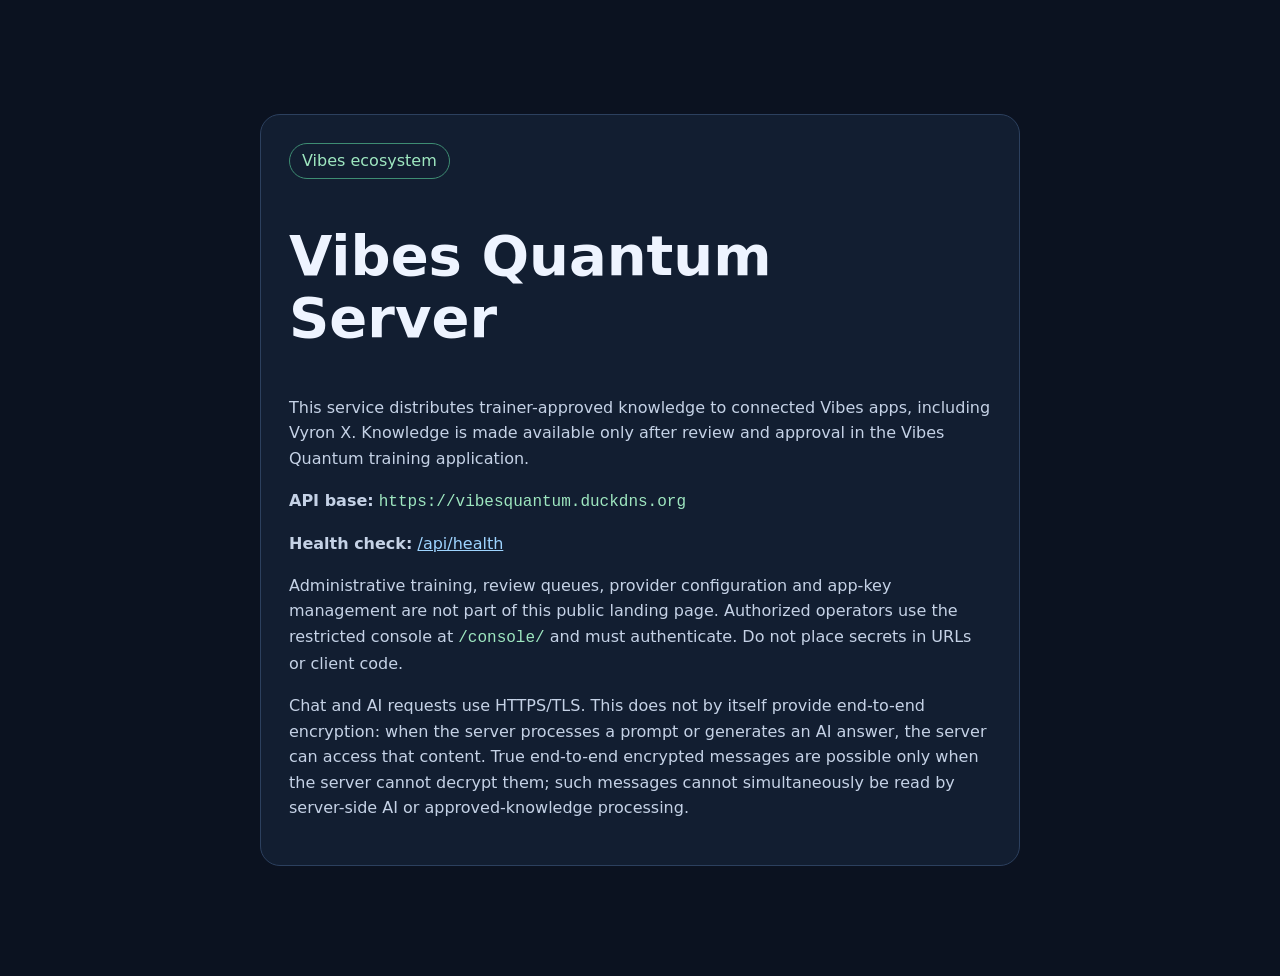
<file: src/main/resources/static/index.html>
<!doctype html>
<html lang="en"><head><meta charset="utf-8"><meta name="viewport" content="width=device-width,initial-scale=1"><meta name="referrer" content="no-referrer"><meta name="description" content="Vibes Quantum Server: secure knowledge distribution for Vibes apps."><title>Vibes Quantum Server</title><style>body{margin:0;background:#0b1220;color:#eef4ff;font:16px/1.6 system-ui,sans-serif}main{max-width:760px;margin:10vh auto;padding:24px}article{background:#121e31;border:1px solid #2c405e;border-radius:20px;padding:28px}h1{font-size:clamp(2rem,6vw,3.5rem);line-height:1.1}p{color:#c5d2e6}code{overflow-wrap:anywhere;color:#9ee7c0}.pill{display:inline-block;border:1px solid #3e8d73;border-radius:999px;padding:4px 12px;color:#9ee7c0}a{color:#9ed4ff}</style></head><body><main><article><span class="pill">Vibes ecosystem</span><h1>Vibes Quantum Server</h1><p>This service distributes trainer-approved knowledge to connected Vibes apps, including Vyron X. Knowledge is made available only after review and approval in the Vibes Quantum training application.</p><p><strong>API base:</strong> <code>https://vibesquantum.duckdns.org</code></p><p><strong>Health check:</strong> <a href="/api/health">/api/health</a></p><p>Administrative training, review queues, provider configuration and app-key management are not part of this public landing page. Authorized operators use the restricted console at <code>/console/</code> and must authenticate. Do not place secrets in URLs or client code.</p><p>Chat and AI requests use HTTPS/TLS. This does not by itself provide end-to-end encryption: when the server processes a prompt or generates an AI answer, the server can access that content. True end-to-end encrypted messages are possible only when the server cannot decrypt them; such messages cannot simultaneously be read by server-side AI or approved-knowledge processing.</p></article></main></body></html>
</file>
